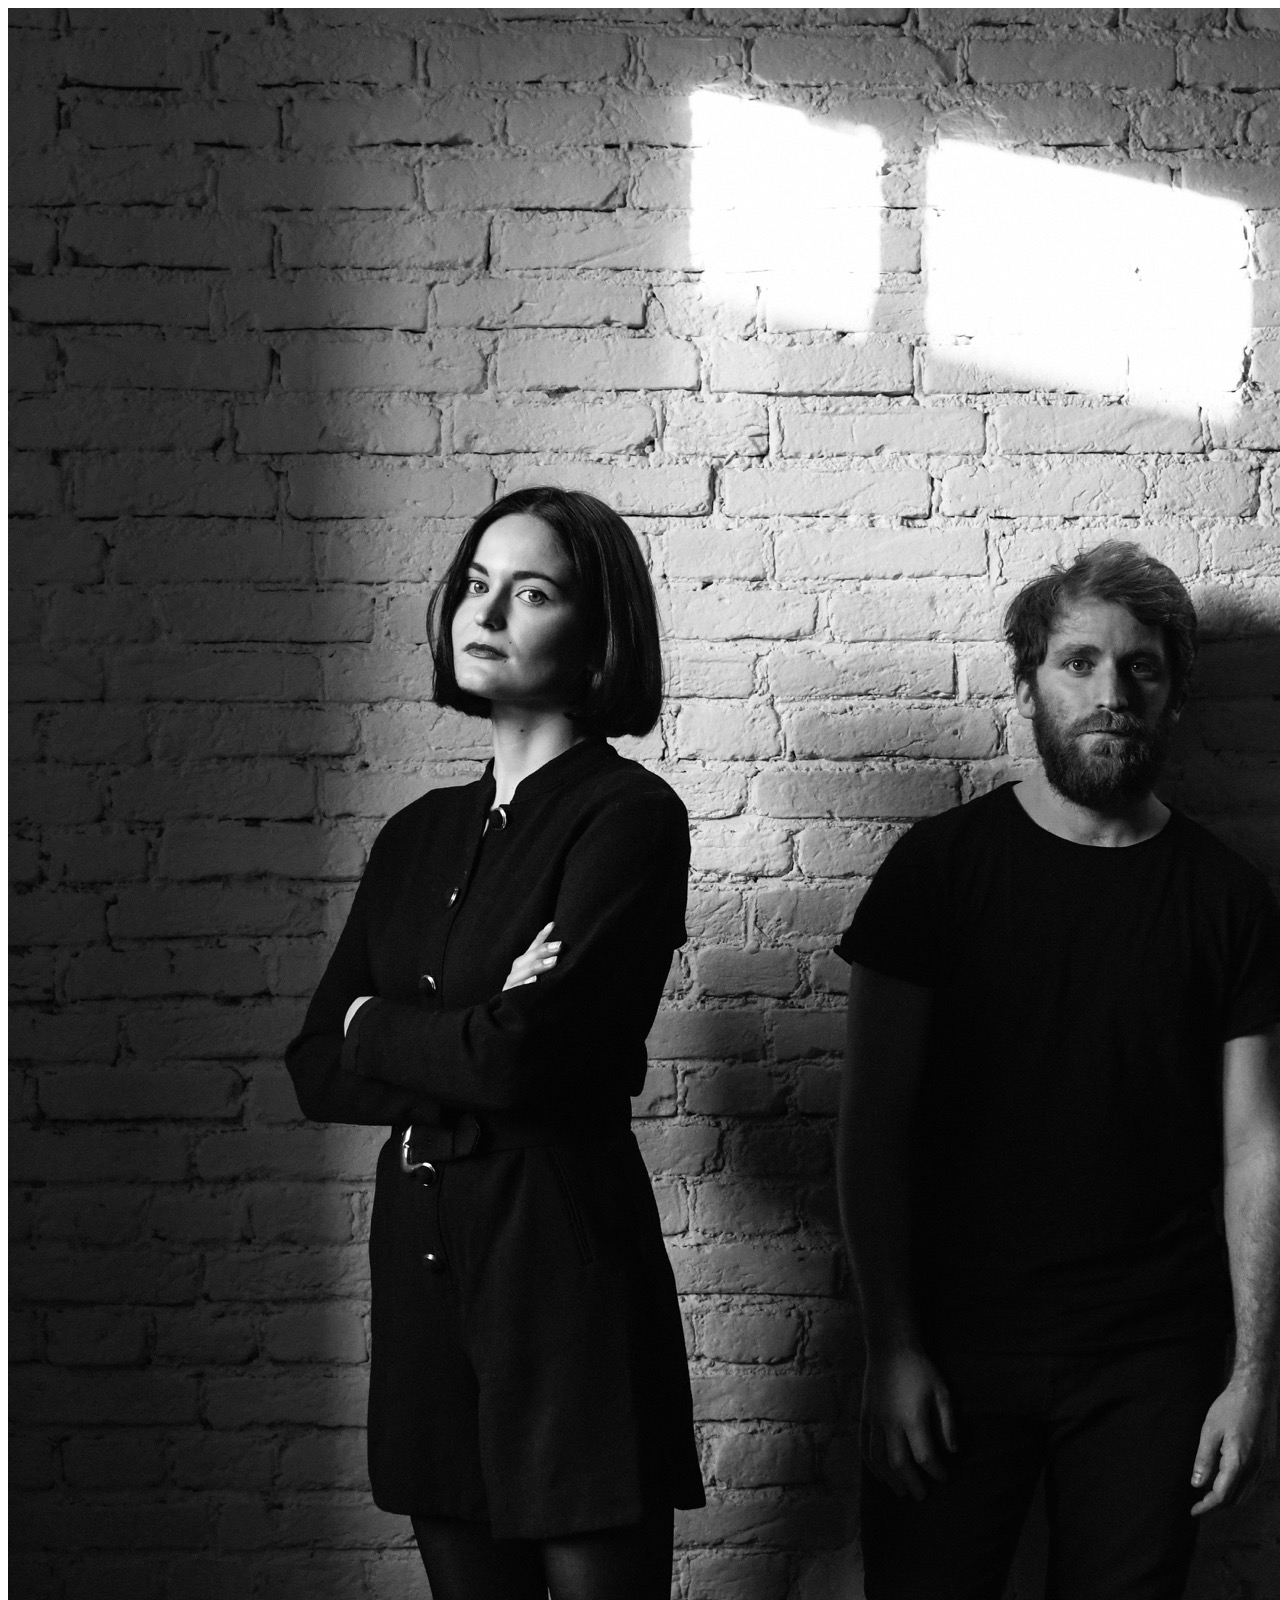
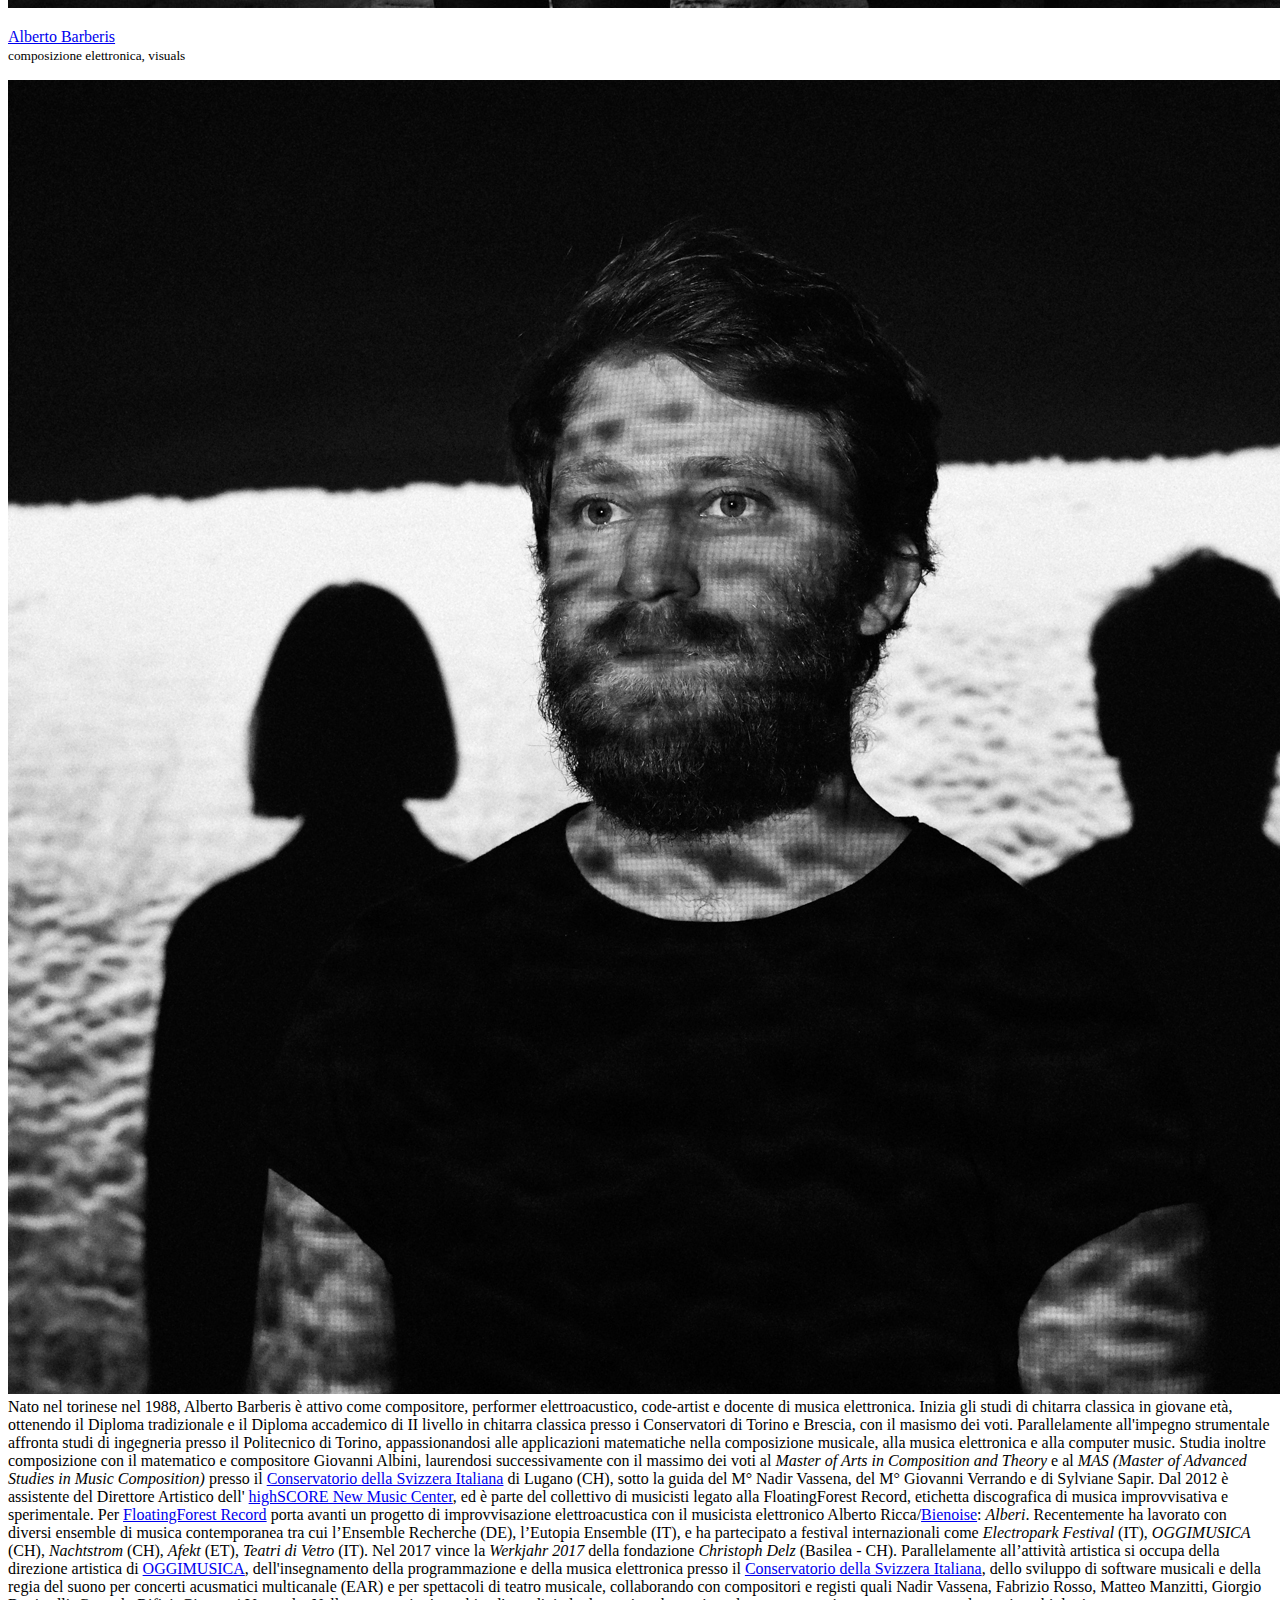
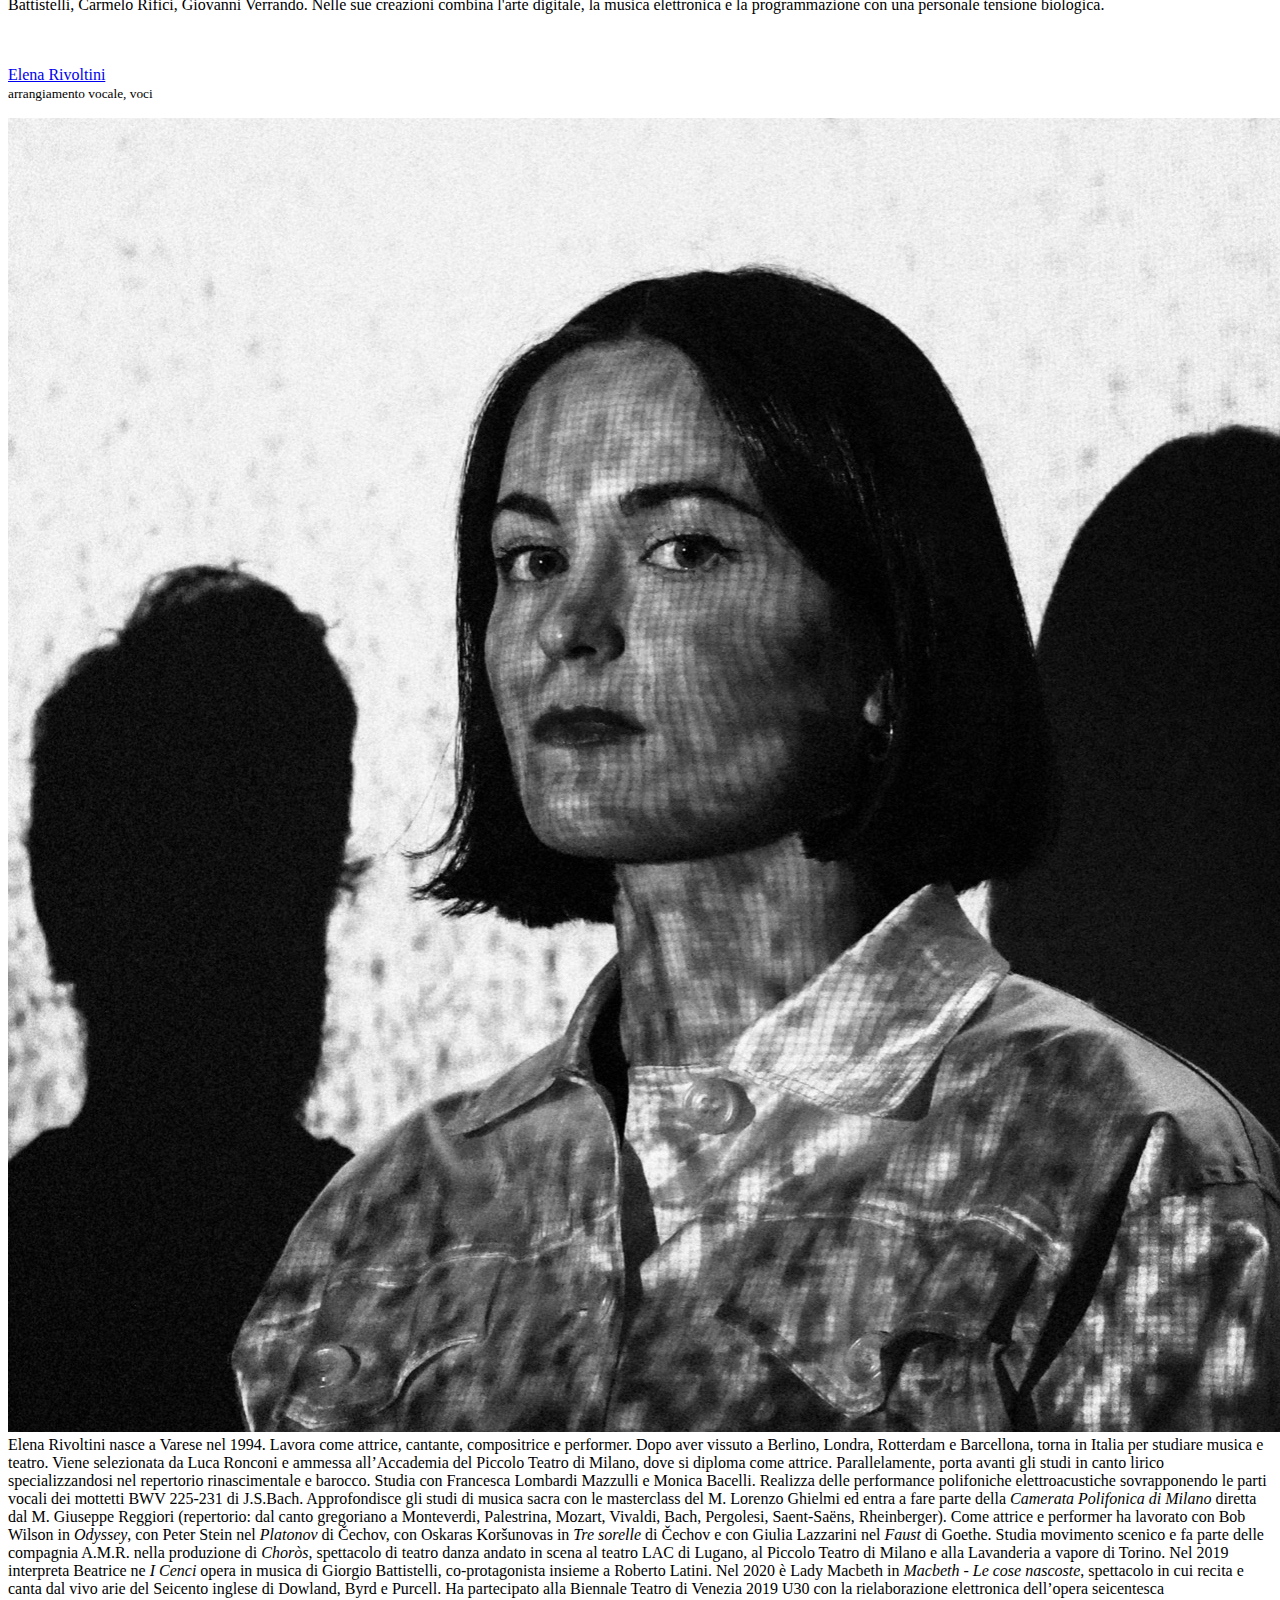
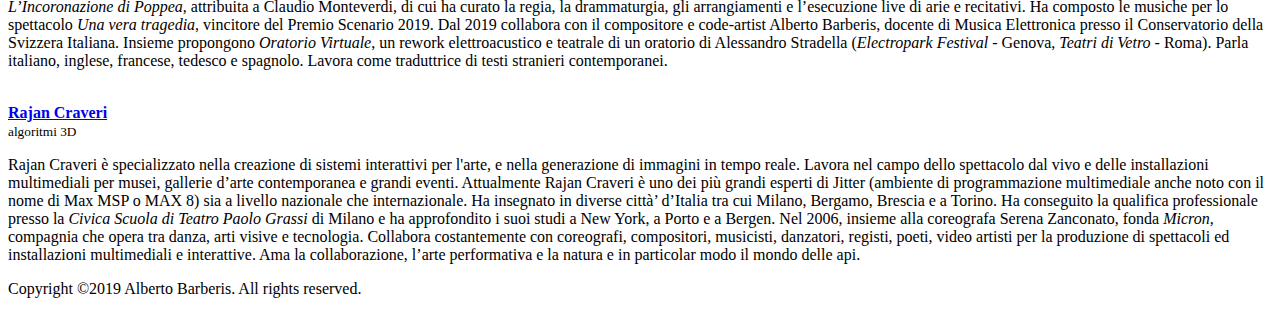
<file: bio.html>
<!DOCTYPE html>
<head>

</head>
<body>
 
 <div class="jumbotron myjumbotron" id="jumbo">
  
               <div class="myimageDiv">
                  <img src="ae.jpg"  class="firstImage nImage">
              </div>
              
    
  <p class="lead ">
    <a href="http://www.albertobarberis.it/" target="_blank">Alberto Barberis</a><br>
    <small> composizione elettronica, visuals</small>
  </p>



            <div class="normal_text">
              
                <div class="myimageDiv">
                    <img src="a.jpg"  class="firstImage nImage">
                </div>

                Nato nel torinese nel 1988, Alberto Barberis è attivo come compositore, performer elettroacustico, code-artist e docente di musica elettronica. 
                Inizia gli studi di chitarra classica in giovane età, ottenendo il Diploma tradizionale e il Diploma accademico di II livello in chitarra classica 
                presso i Conservatori di Torino e Brescia, con il masismo dei voti. Parallelamente all'impegno strumentale affronta studi di ingegneria presso il 
                Politecnico di Torino, appassionandosi alle applicazioni matematiche nella composizione musicale, alla musica elettronica e alla computer music. 
                Studia inoltre composizione con il matematico e compositore Giovanni Albini, laurendosi successivamente con il massimo dei voti al <i>Master 
                of Arts in Composition and Theory</i> e al <i>MAS (Master of Advanced Studies in Music Composition)</i> presso il <a href="https://www.conservatorio.ch/it/scuola-universitaria" target="_blank">Conservatorio della Svizzera Italiana</a>
                di Lugano (CH), sotto la guida del M° Nadir Vassena, del M° Giovanni Verrando e di Sylviane Sapir. 

                Dal 2012 è assistente del Direttore Artistico dell' <a href="http://www.highscorefestival.com/" target="_blank">highSCORE New Music Center</a>, 
                ed è parte del collettivo di musicisti legato alla FloatingForest Record, 
                etichetta discografica di musica improvvisativa e sperimentale. 
                Per <a href="http://www.floatingforestrec.com" target="_blank"> FloatingForest Record</a> porta avanti un progetto di improvvisazione elettroacustica con il musicista elettronico Alberto Ricca/<a href="www.bienoise.com" target="_blank">Bienoise</a>: <i>Alberi</i>. 
                Recentemente ha lavorato con diversi ensemble di musica contemporanea tra cui l’Ensemble Recherche (DE), l’Eutopia Ensemble (IT), 
                e ha partecipato a festival internazionali come <i>Electropark Festival</i> (IT), <i>OGGIMUSICA</i> (CH), <i>Nachtstrom</i> (CH), <i>Afekt</i> (ET), <i>Teatri di Vetro</i> (IT). Nel 2017 vince la <i>Werkjahr 2017</i> della fondazione <i>Christoph Delz</i> (Basilea - CH).  
                Parallelamente all’attività artistica si occupa della direzione artistica di <a href="http://www.oggimusica.ch/" target="_blank">OGGIMUSICA</a>, dell'insegnamento della programmazione e della musica elettronica 
                presso il <a href="https://www.conservatorio.ch/it/scuola-universitaria" target="_blank">Conservatorio della Svizzera Italiana</a>, dello sviluppo di software musicali e della regia del suono per concerti acusmatici multicanale (EAR) 
                e per spettacoli di teatro musicale, collaborando con compositori e registi quali Nadir Vassena, Fabrizio Rosso, Matteo Manzitti, Giorgio Battistelli, Carmelo Rifici, Giovanni Verrando.  

                Nelle sue creazioni combina l'arte digitale, la musica elettronica e la programmazione con una personale tensione biologica. 
                <br><br><br>

                <p class="lead ">
                  <a href="http://www.albertobarberis.it/" target="_blank">Elena Rivoltini</a><br>
                  <small> arrangiamento vocale, voci</small>
                  
                  <br>
                </p>

                <div class="myimageDiv">
                  <img src="e.jpg"  class="firstImage nImage">
              </div>
              
                Elena Rivoltini nasce a Varese nel 1994. 
                Lavora come attrice, cantante, compositrice e performer. 
                Dopo aver vissuto a Berlino, Londra, Rotterdam e Barcellona, torna in Italia per studiare musica e teatro. 
                Viene selezionata da Luca Ronconi e ammessa all’Accademia del Piccolo Teatro di Milano, dove si diploma come attrice. 
                Parallelamente, porta avanti gli studi in canto lirico specializzandosi nel repertorio rinascimentale e barocco. 
                Studia con Francesca Lombardi Mazzulli e Monica Bacelli. 
                Realizza delle performance polifoniche elettroacustiche sovrapponendo le parti vocali dei mottetti BWV 225-231 di J.S.Bach. 

                Approfondisce gli studi di musica sacra con le masterclass del M. 
                Lorenzo Ghielmi ed entra a fare parte della <i>Camerata Polifonica di Milano</i> diretta dal M. 
                Giuseppe Reggiori (repertorio: dal canto gregoriano a Monteverdi, Palestrina, Mozart, Vivaldi, Bach, Pergolesi, Saent-Saëns, Rheinberger). 
                
                Come attrice e performer ha lavorato con Bob Wilson in <i>Odyssey</i>, con Peter Stein nel <i>Platonov</i> di Čechov, 
                con Oskaras Koršunovas in <i>Tre sorelle</i> di Čechov e con Giulia Lazzarini nel <i>Faust</i> di Goethe. 
                Studia movimento scenico e fa parte delle compagnia A.M.R. nella produzione di <i>Choròs</i>, 
                spettacolo di teatro danza andato in scena al teatro LAC di Lugano, al Piccolo Teatro di Milano e alla Lavanderia a vapore di Torino. 
                
                Nel 2019 interpreta Beatrice ne <i>I Cenci</i> opera in musica di Giorgio Battistelli, 
                co-protagonista insieme a Roberto Latini. Nel 2020 è Lady Macbeth in <i>Macbeth - Le cose nascoste</i>, 
                spettacolo in cui recita e canta dal vivo arie del Seicento inglese di Dowland, Byrd e Purcell. 
                
                Ha partecipato alla Biennale Teatro di Venezia 2019 U30 con la rielaborazione elettronica dell’opera 
                seicentesca <i>L’Incoronazione di Poppea</i>, attribuita a Claudio Monteverdi, di cui ha curato la regia, 
                la drammaturgia, gli arrangiamenti e l’esecuzione live di arie e recitativi.
                
                Ha composto le musiche per lo spettacolo <i>Una vera tragedia</i>, vincitore del Premio Scenario 2019. 
                Dal 2019 collabora con il compositore e code-artist Alberto Barberis, docente di Musica Elettronica presso 
                il Conservatorio della Svizzera Italiana. Insieme propongono <i>Oratorio Virtuale</i>, 
                un rework elettroacustico e teatrale di un oratorio di Alessandro Stradella (<i>Electropark Festival</i> - Genova, 
              <i>Teatri di Vetro</i> - Roma). Parla italiano, inglese, francese, tedesco e spagnolo. Lavora come traduttrice di testi stranieri contemporanei.
              
              


                <br> <br><p class="lead ">
                    <a href="http://www.spaziomicron.it/" target="_blank"><b>Rajan Craveri</b></a><br>
                    <small> algoritmi 3D</small>
                  </p>
                
                
                
                Rajan Craveri è specializzato nella creazione di sistemi interattivi per l'arte, e nella generazione di immagini in tempo reale.

                Lavora nel campo dello spettacolo dal vivo e delle installazioni multimediali per musei, gallerie d’arte contemporanea e grandi eventi.
                
                Attualmente Rajan Craveri è uno dei più grandi esperti di Jitter (ambiente di programmazione multimediale anche noto con il nome di Max MSP o MAX 8) sia a livello nazionale che internazionale.
                
                Ha insegnato in diverse città’ d’Italia tra cui Milano, Bergamo, Brescia e a Torino.
                
                Ha conseguito la qualifica professionale presso la <i>Civica Scuola di Teatro Paolo Grassi</i> di Milano e ha approfondito i suoi studi a New York, a Porto e a Bergen.
                
                Nel 2006, insieme alla coreografa Serena Zanconato,  fonda <i>Micron</i>, compagnia che opera tra danza, arti visive e tecnologia.
                
                Collabora costantemente con coreografi, compositori, musicisti, danzatori, registi, poeti, video artisti per la produzione di spettacoli ed installazioni multimediali e interattive.
                
                Ama la collaborazione, l’arte performativa e la natura e in particolar modo il mondo delle api.
                
                
                

            </div>


         

            <p class="lead copyright myline">Copyright ©2019 Alberto Barberis. All rights reserved.</p>
           
          </div>

        </body>
</file>
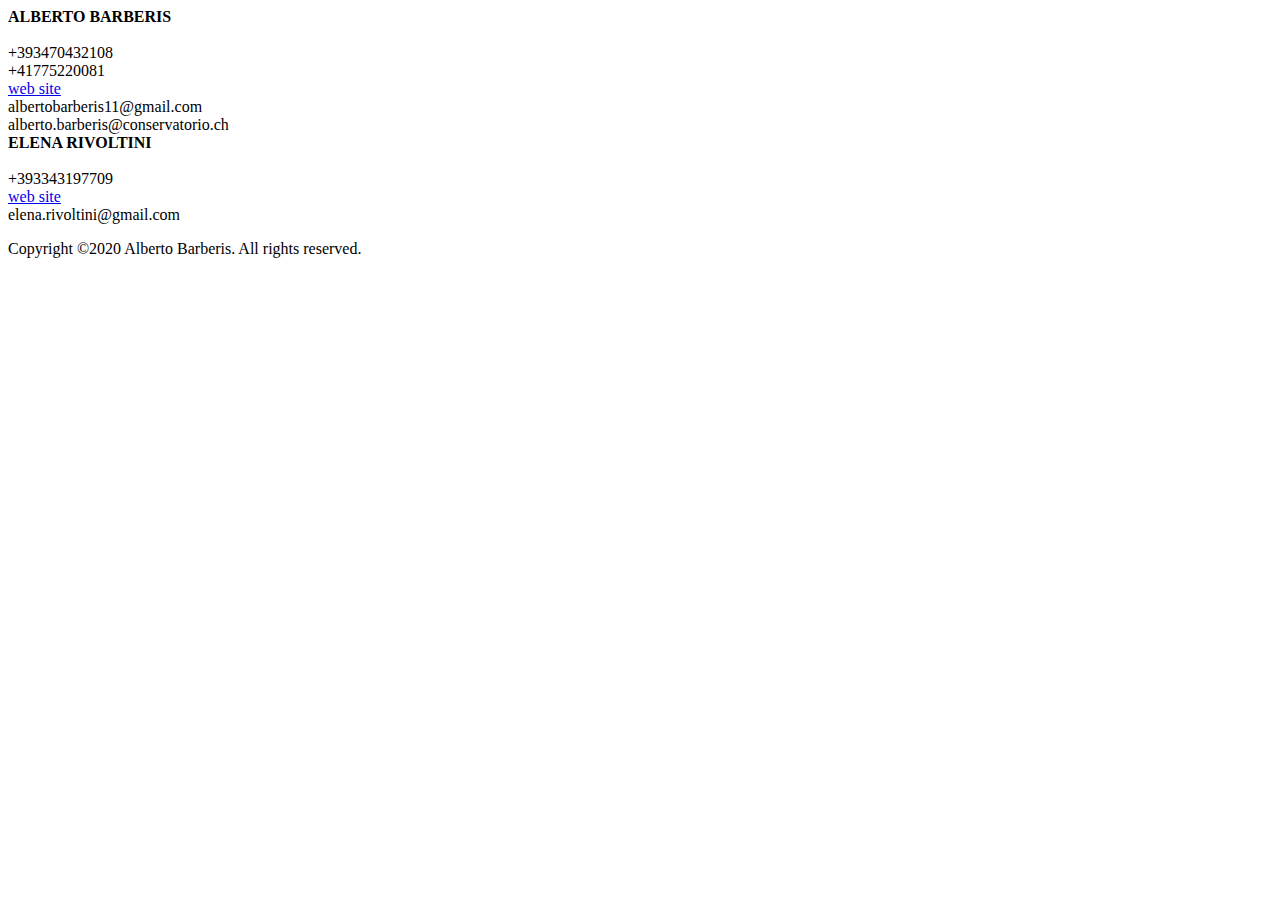
<file: contact.html>
<!DOCTYPE html>
<head>

</head>
<body>
 
 <div class="jumbotron myjumbotron" id="jumbo">
    
  <div class="normal_text">
  <b>ALBERTO BARBERIS</b><br><br>

  +393470432108<br>
  +41775220081<br>
  
  <a href="http://www.albertobarberis.it/" target="_blank">web site</a><br>
  
  albertobarberis11@gmail.com<br>
  alberto.barberis@conservatorio.ch
  <br>
  </div>
  <div class="normal_text">
  <b>ELENA RIVOLTINI</b><br><br>
  
+393343197709<br>
  
  <a href="http://www.officineartistiche.com/artisti/elenarivoltini/" target="_blank">web site</a><br>
  
  elena.rivoltini@gmail.com<br>

</div>

  
<p class="lead copyright myline">Copyright ©2020 Alberto Barberis. All rights reserved.</p>


           
          </div>

        </body>
</file>
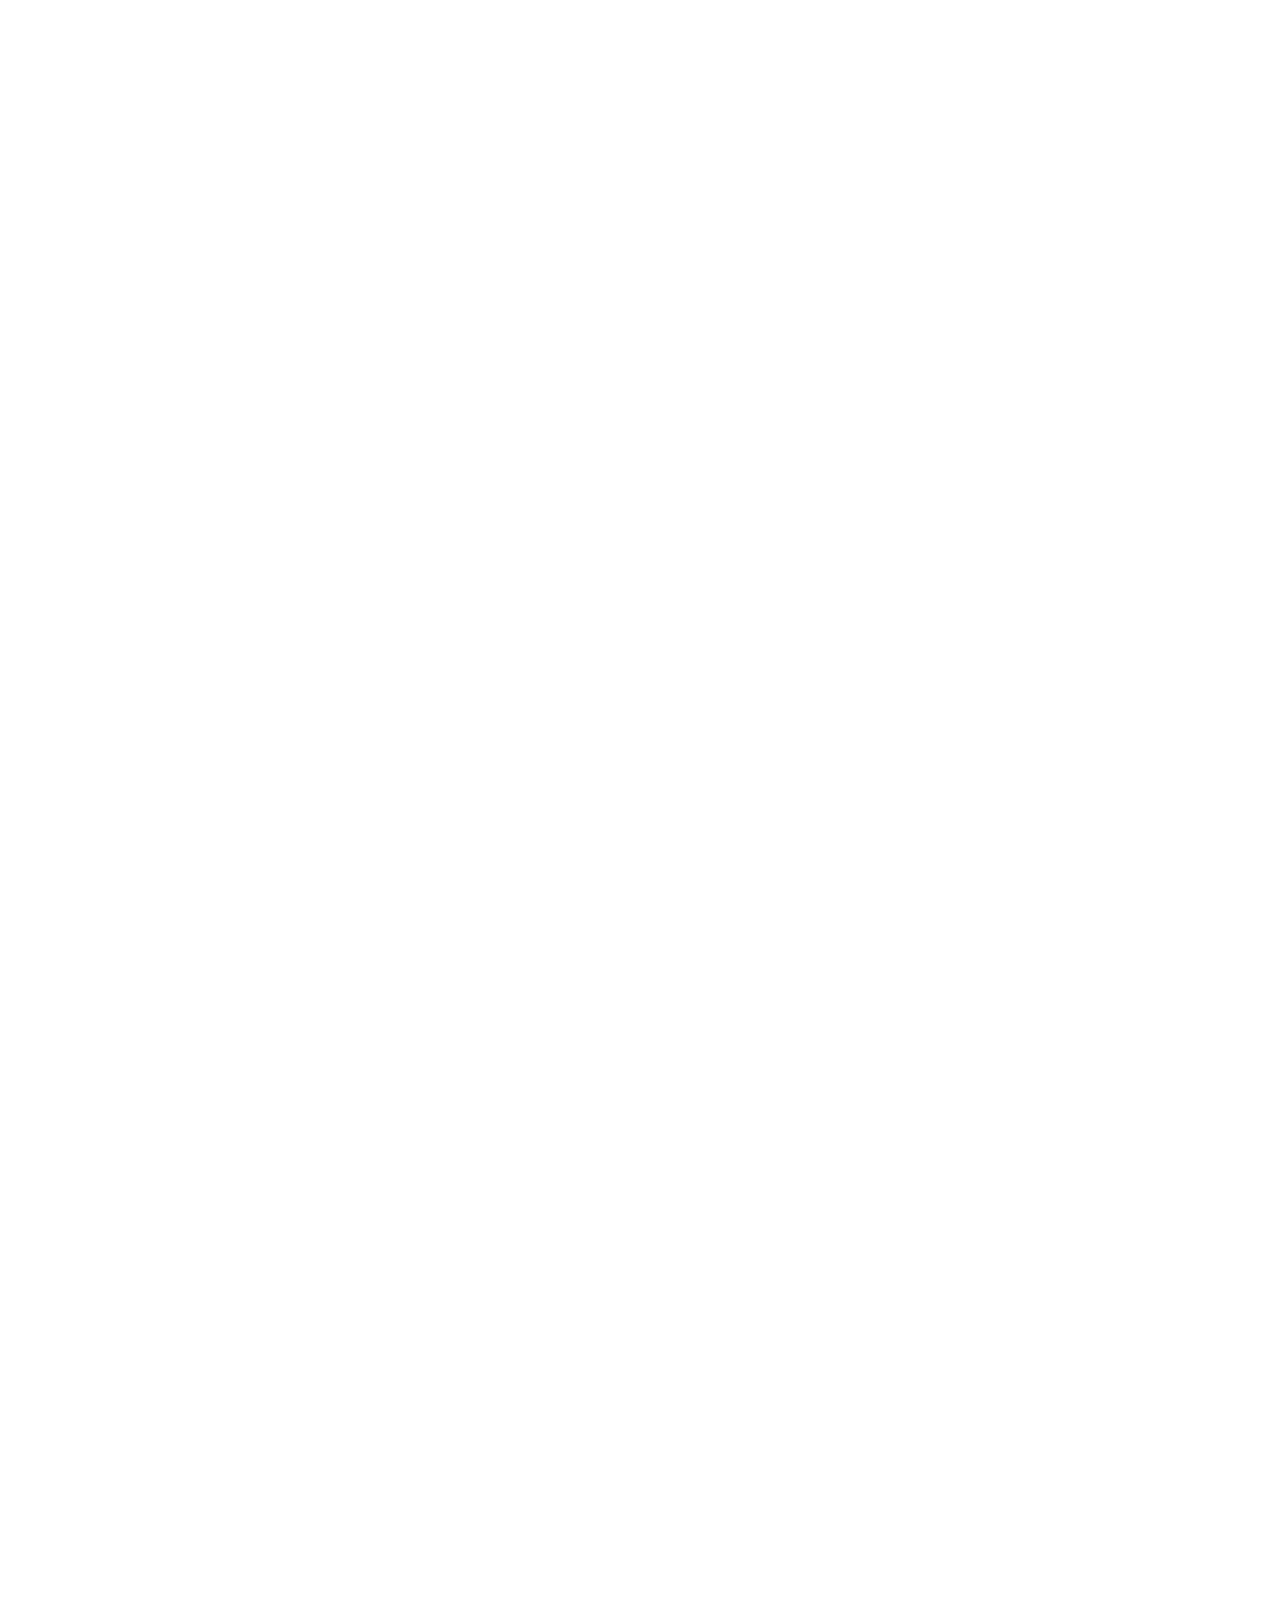
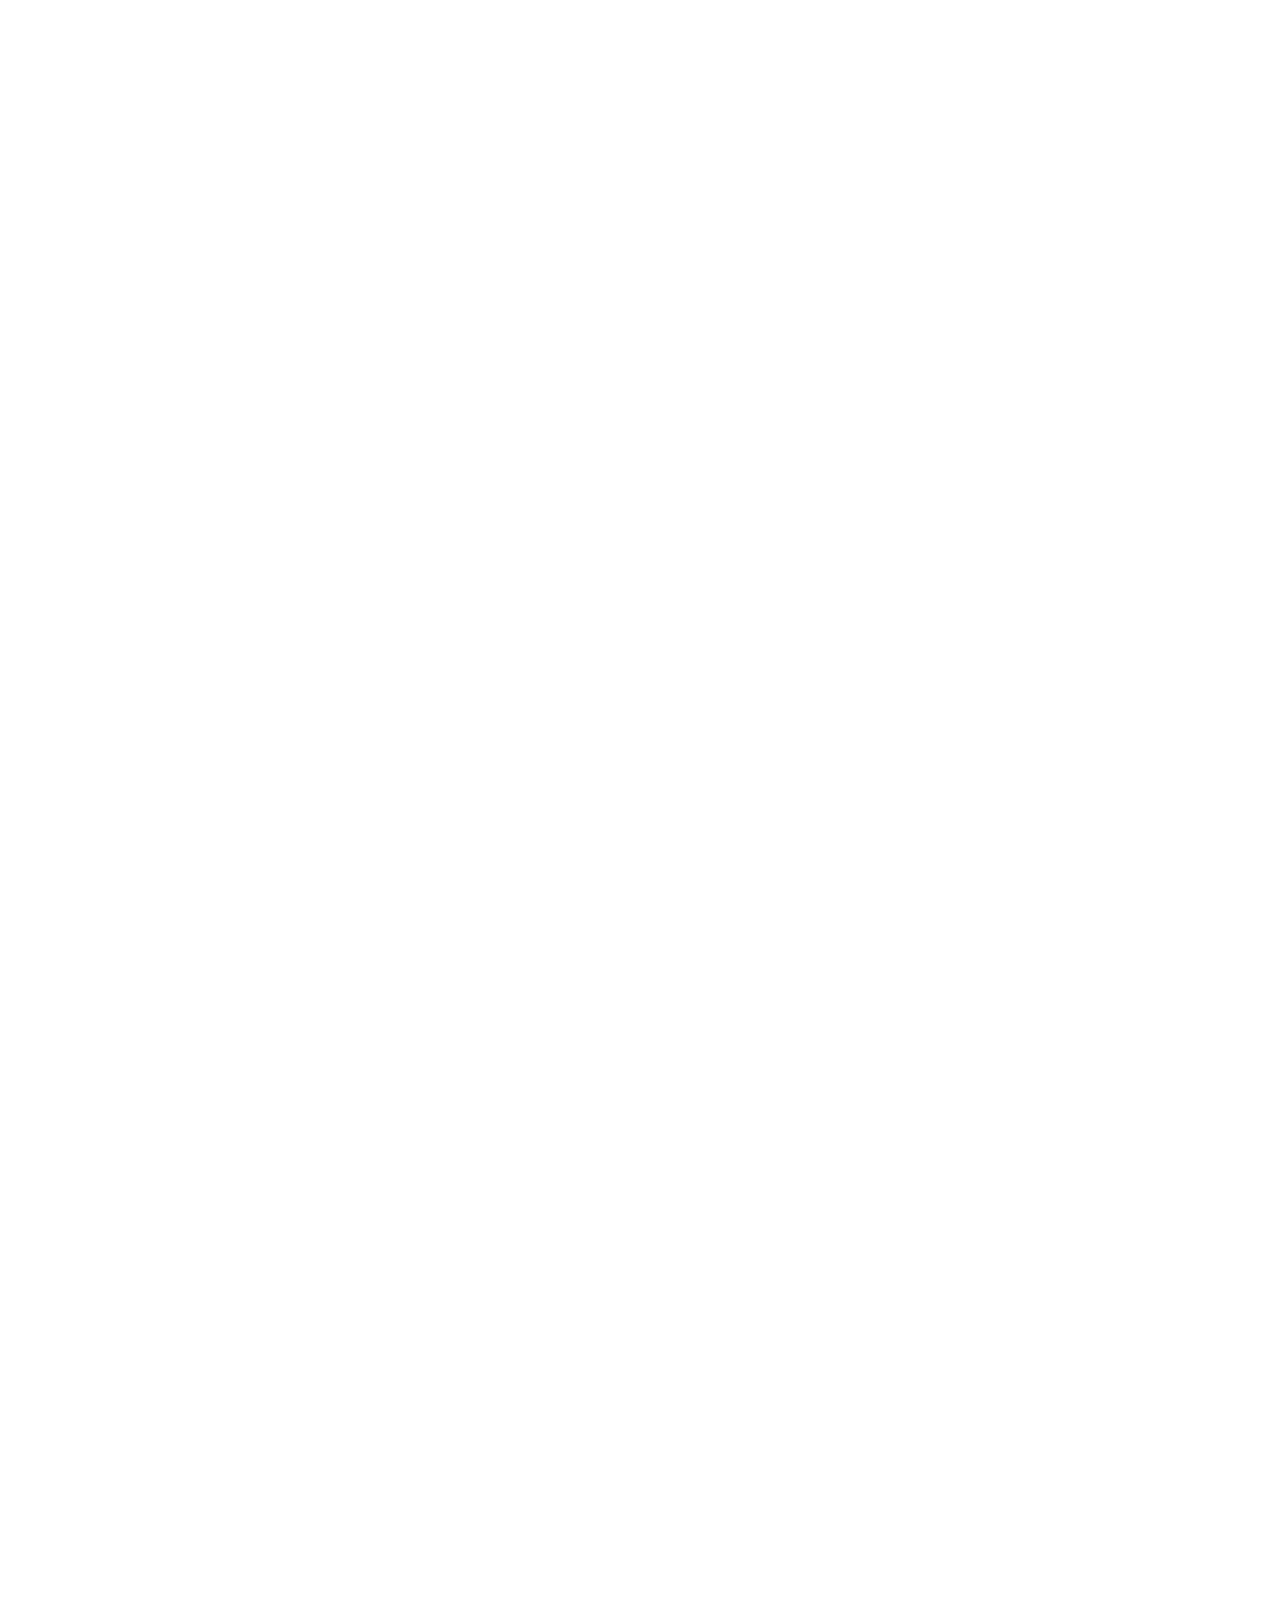
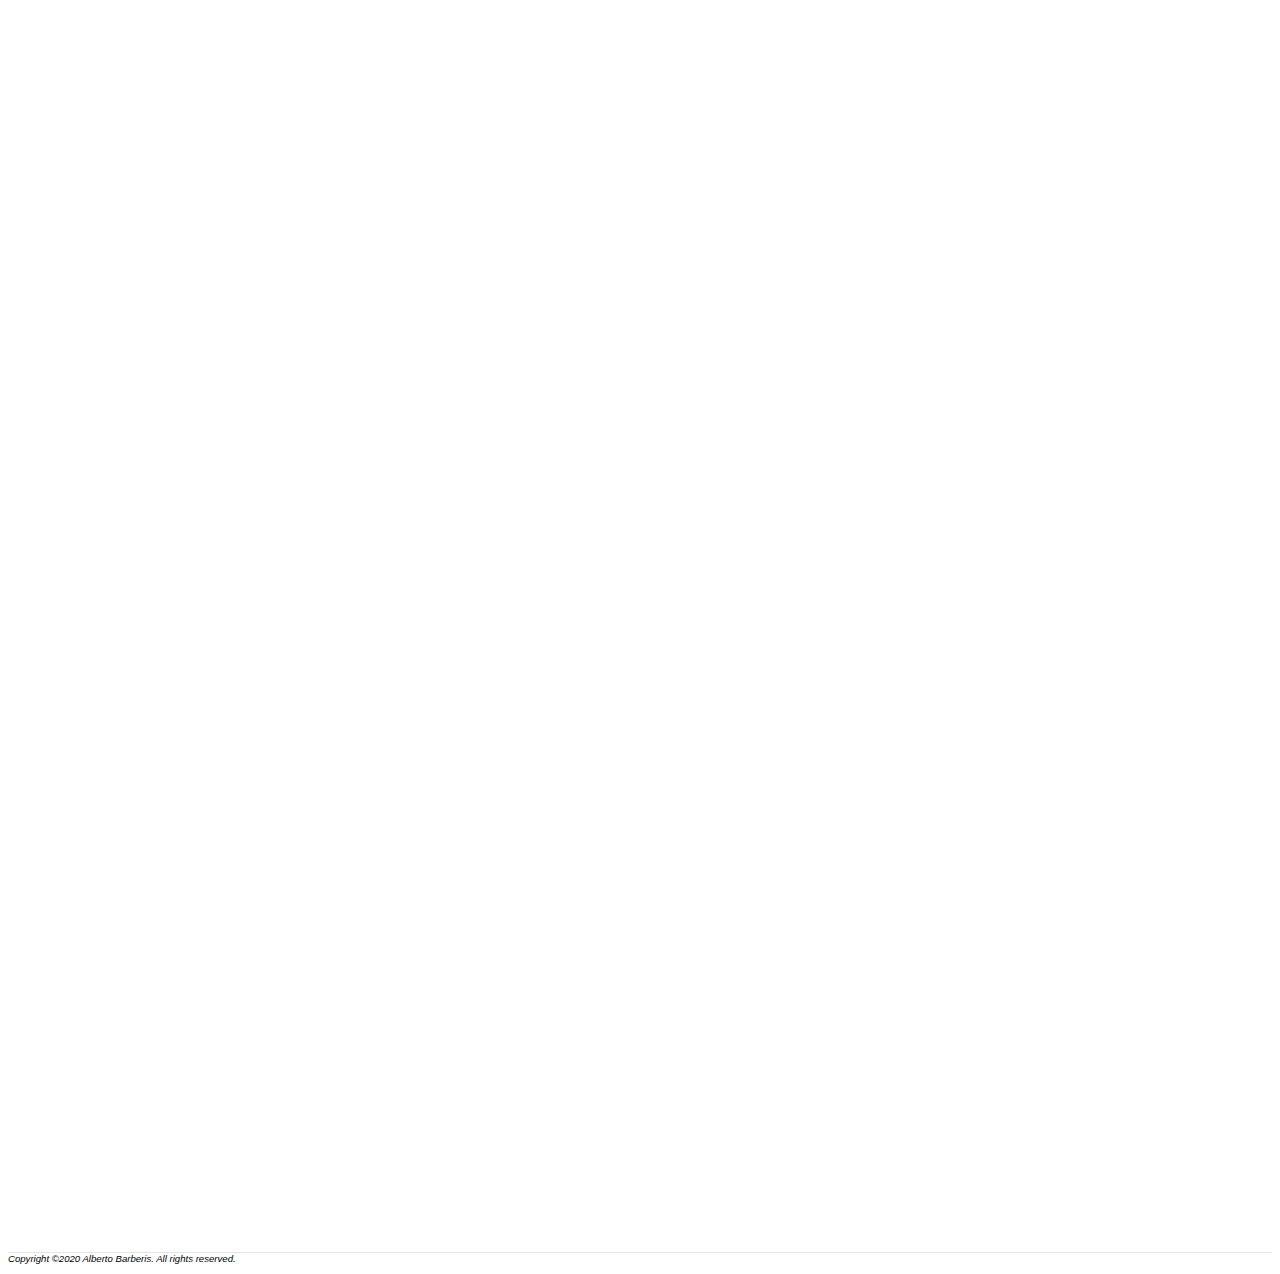
<file: excerpts.html>
<!DOCTYPE html>
<html lang="en">
<head>
    <meta charset="utf-8">
    <meta name="viewport" content="width=device-width, initial-scale=1">
   
    <script src="https://ajax.googleapis.com/ajax/libs/jquery/3.3.1/jquery.min.js"></script>
   
    <link rel="stylesheet" href="oratorio.css">

</head>

<body>
 
  <div class="jumbotron myjumbotron" id="jumbo">


             <div class="iframe-container">
                <iframe width="560" height="315" src="https://www.youtube.com/embed/RHH3hLbHOLM" frameborder="0" allow="accelerometer; autoplay; encrypted-media; gyroscope; picture-in-picture" allowfullscreen></iframe>
            </div>

            <div class="iframe-container">
                <iframe width="560" height="315" src="https://www.youtube.com/embed/iefQJ8KguQU" frameborder="0" allow="accelerometer; autoplay; encrypted-media; gyroscope; picture-in-picture" allowfullscreen></iframe>                 
            </div>

            <div class="iframe-container">
                <iframe width="560" height="315" src="https://www.youtube.com/embed/mT-rR4VcJ4s" frameborder="0" allow="accelerometer; autoplay; encrypted-media; gyroscope; picture-in-picture" allowfullscreen></iframe>            
            </div>

            <div class="iframe-container">
                    <iframe width="560" height="315" src="https://www.youtube.com/embed/NVVd3iGX3FU" frameborder="0" allow="accelerometer; autoplay; encrypted-media; gyroscope; picture-in-picture" allowfullscreen></iframe>           
            </div>

            <div class="iframe-container">
                    <iframe width="560" height="315" src="https://www.youtube.com/embed/8_nID4Gizgs" frameborder="0" allow="accelerometer; autoplay; encrypted-media; gyroscope; picture-in-picture" allowfullscreen></iframe>            </div>

            <div class="iframe-container">
                    <iframe width="560" height="315" src="https://www.youtube.com/embed/X_DKJ53r3a0" frameborder="0" allow="accelerometer; autoplay; encrypted-media; gyroscope; picture-in-picture" allowfullscreen></iframe>            
            </div>
            <br>


            <p class="lead copyright myline">Copyright ©2020 Alberto Barberis. All rights reserved.</p>
</div>
         </body>


        
        </html>
</file>
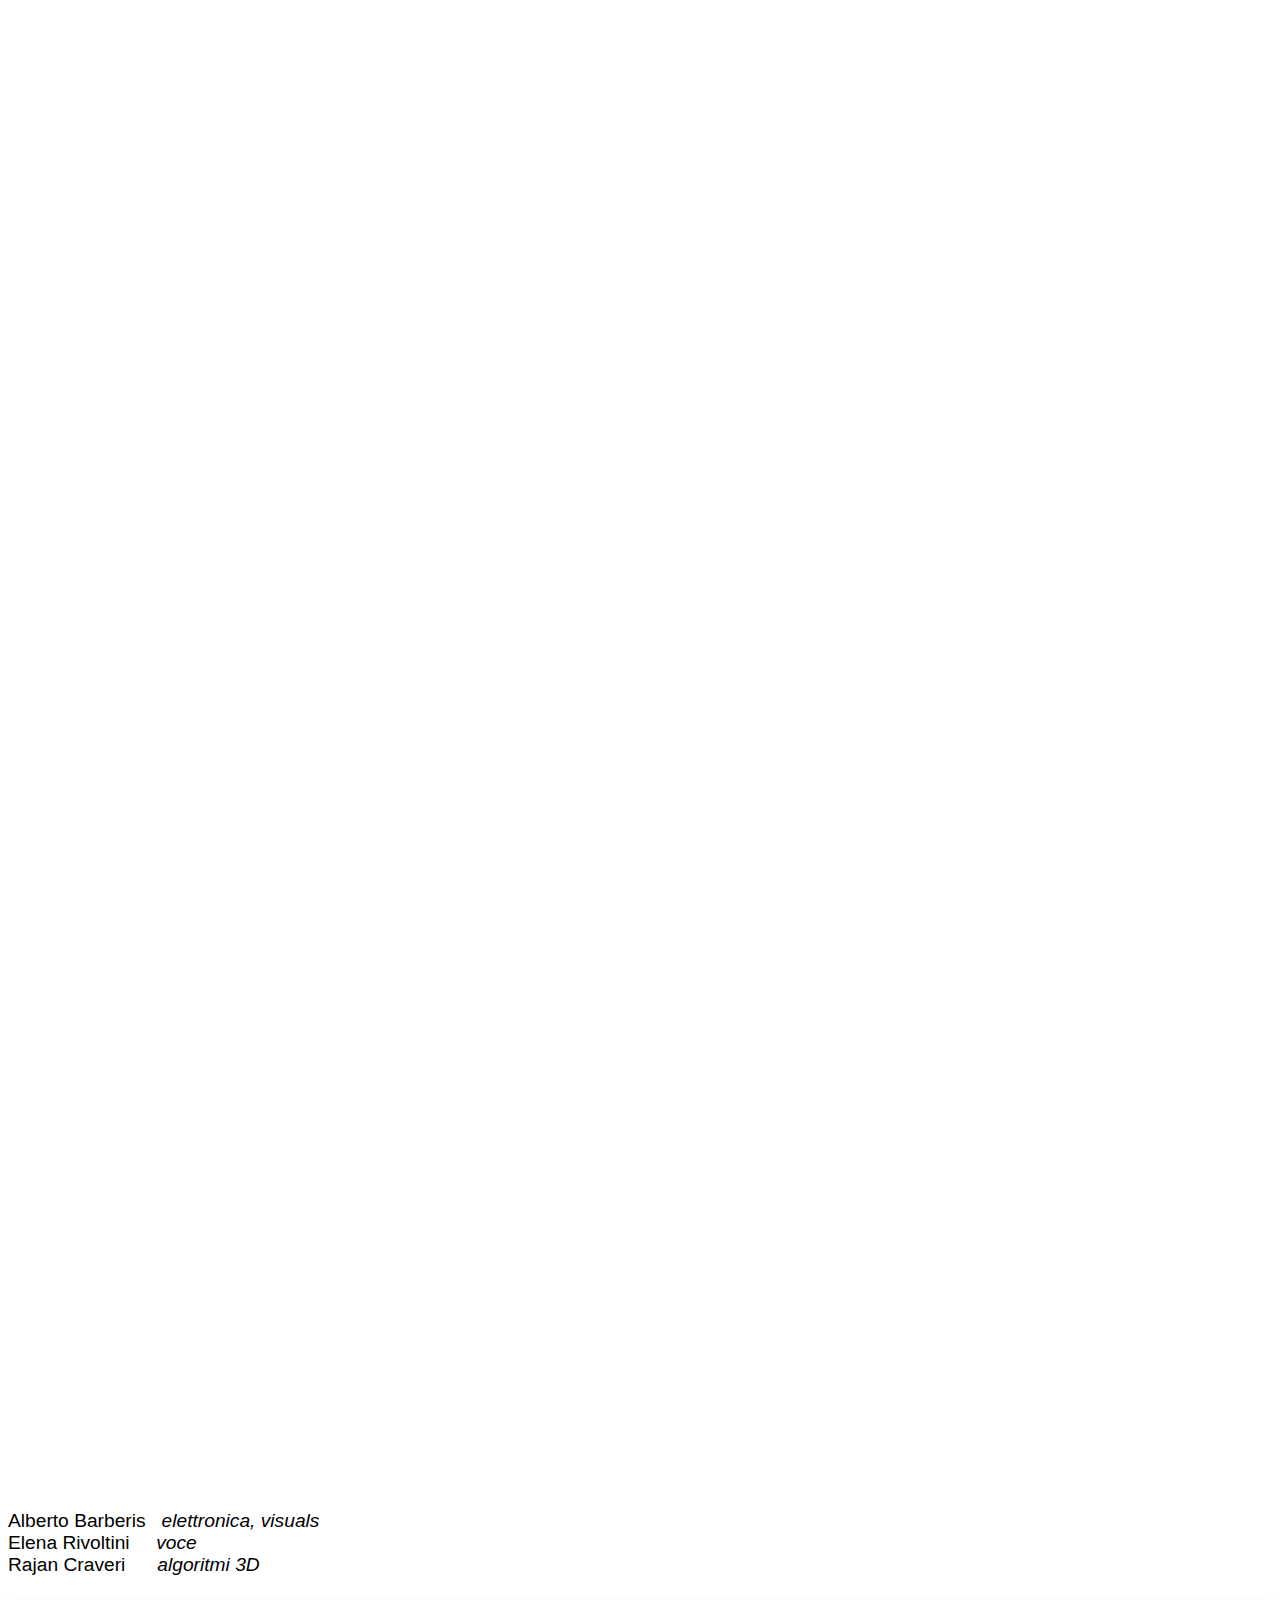
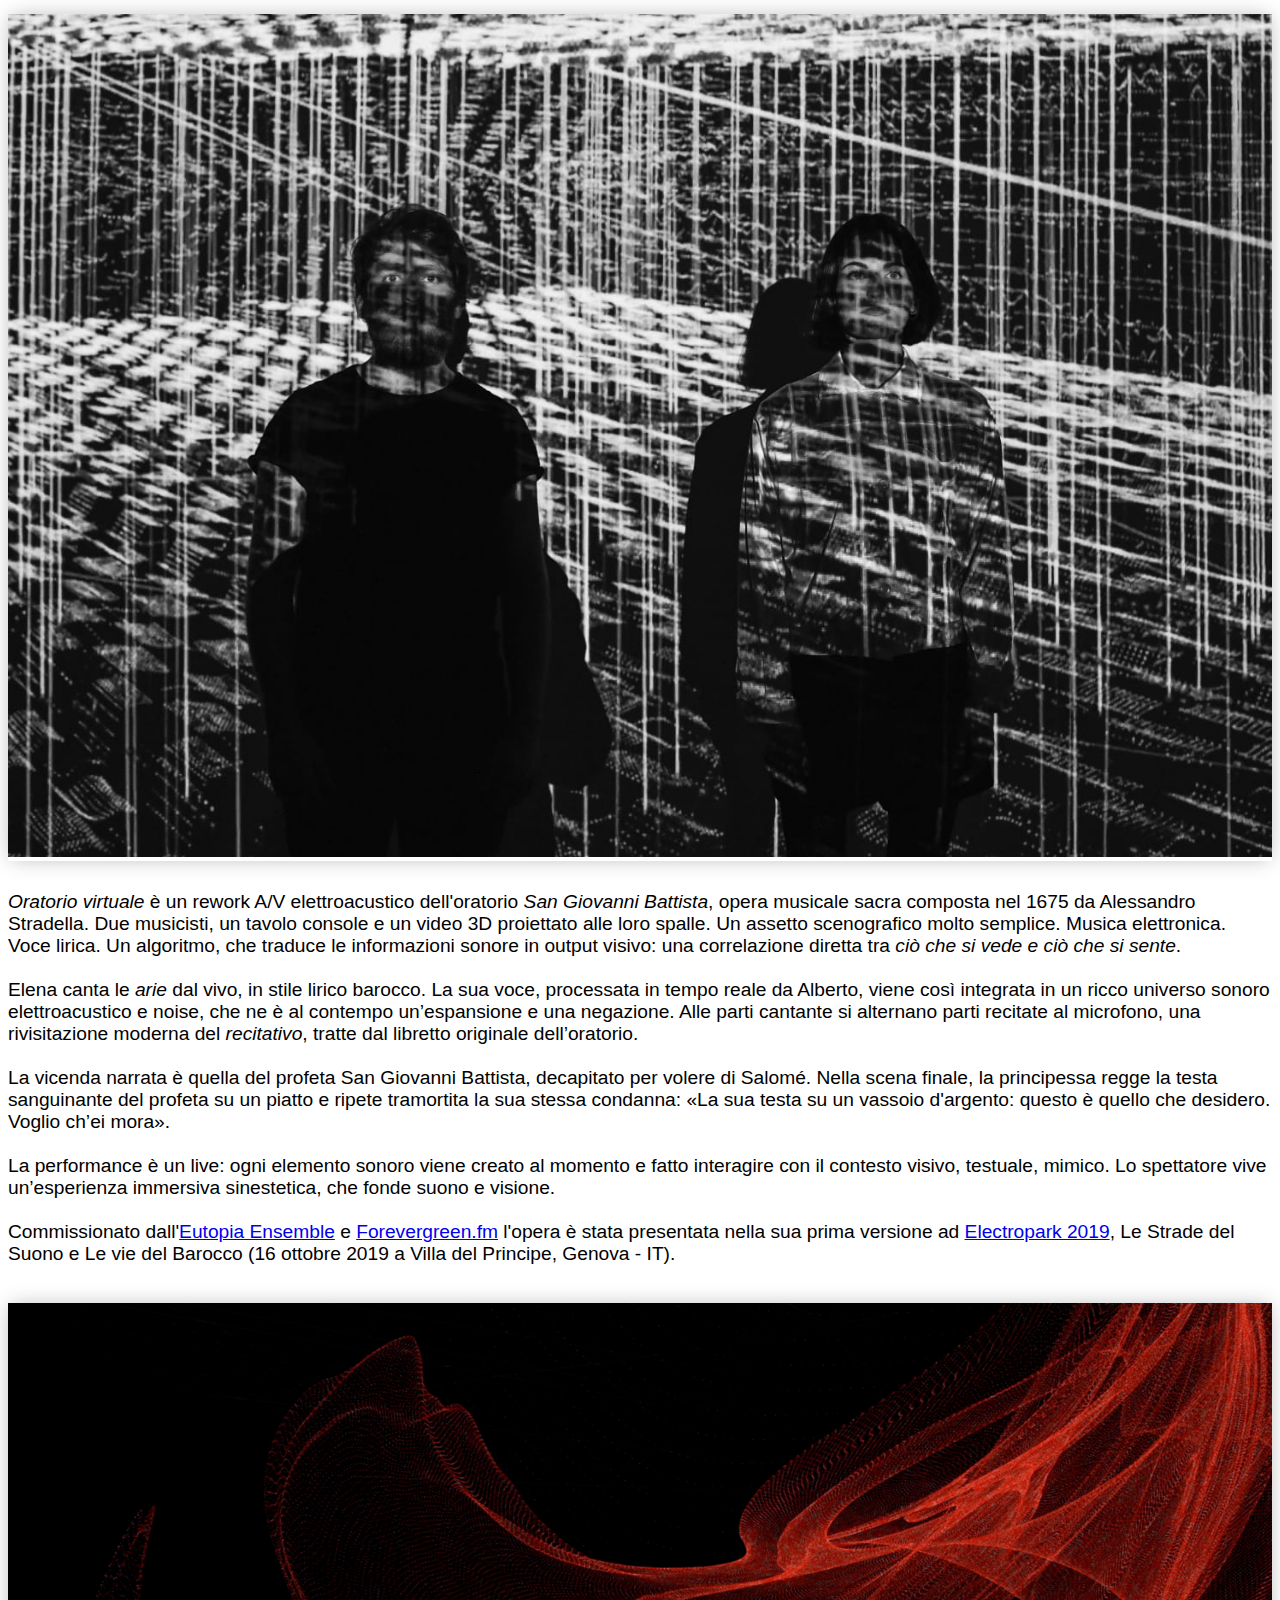
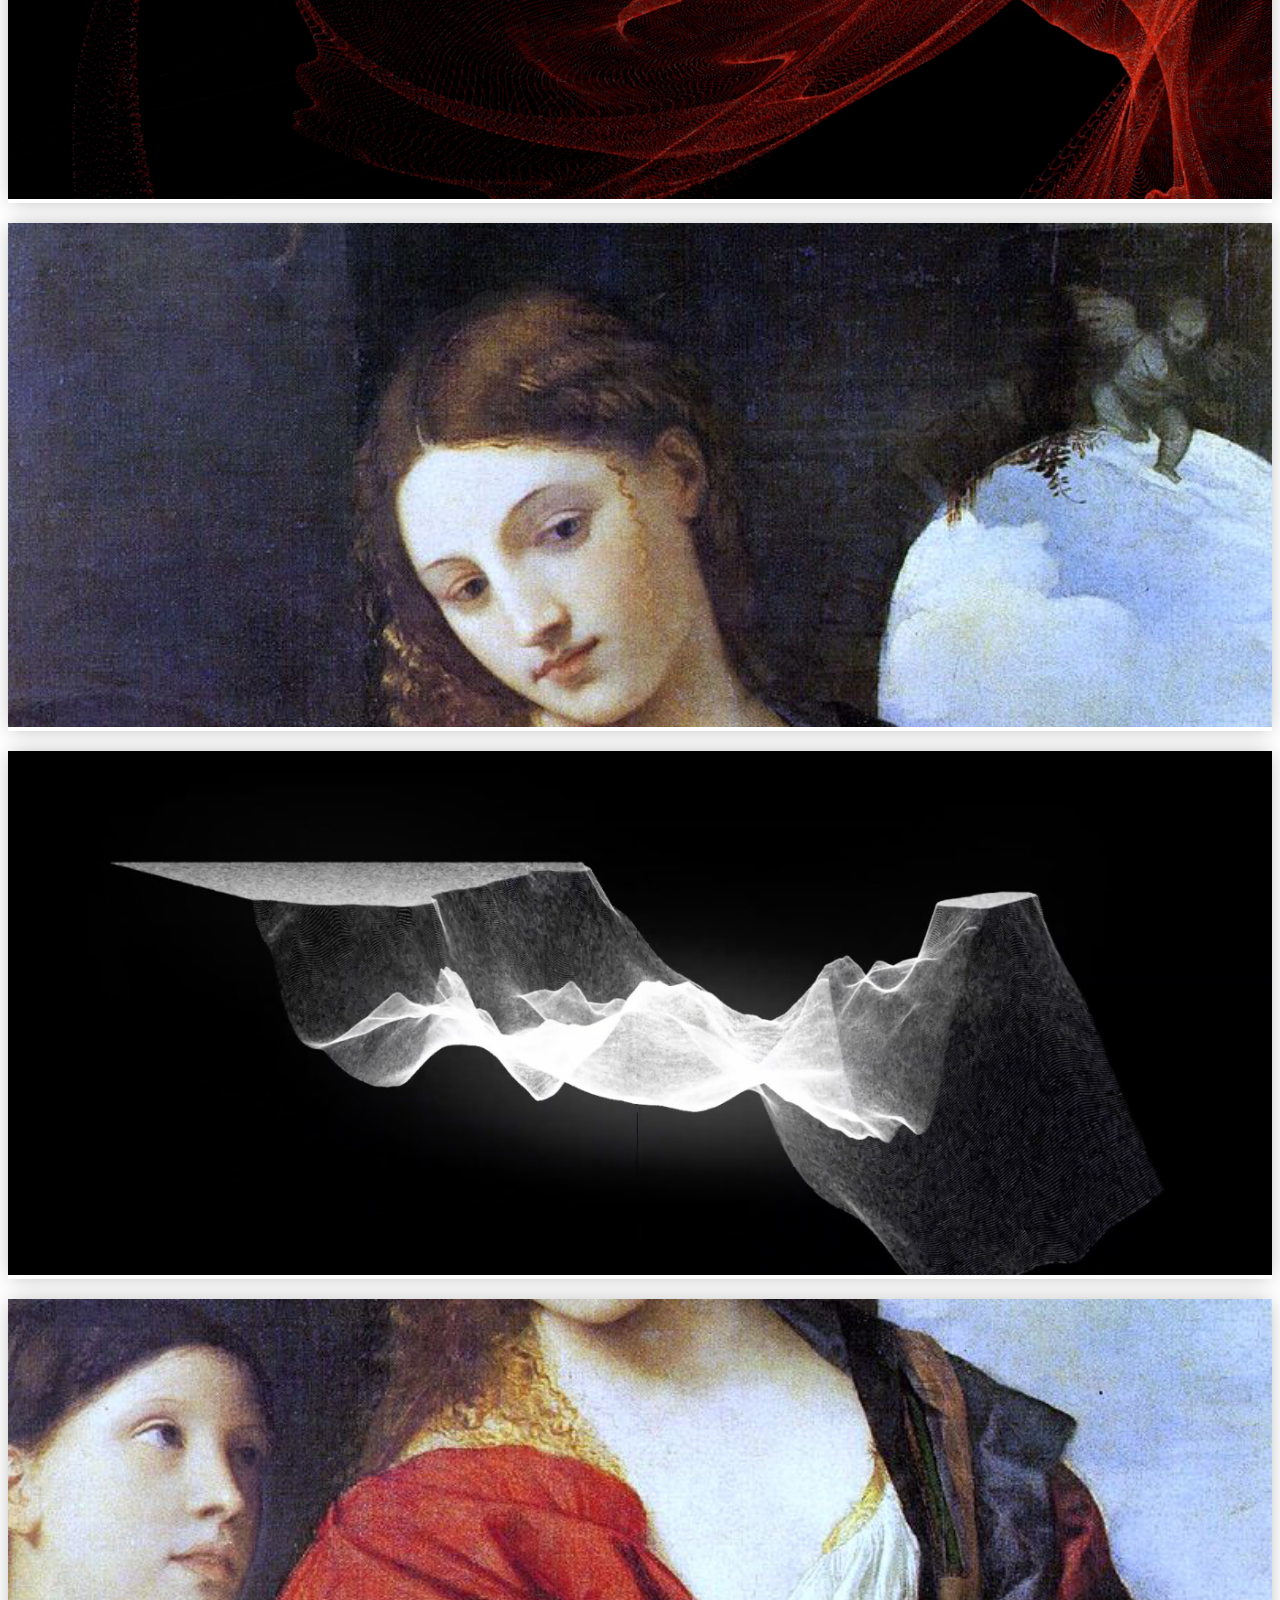
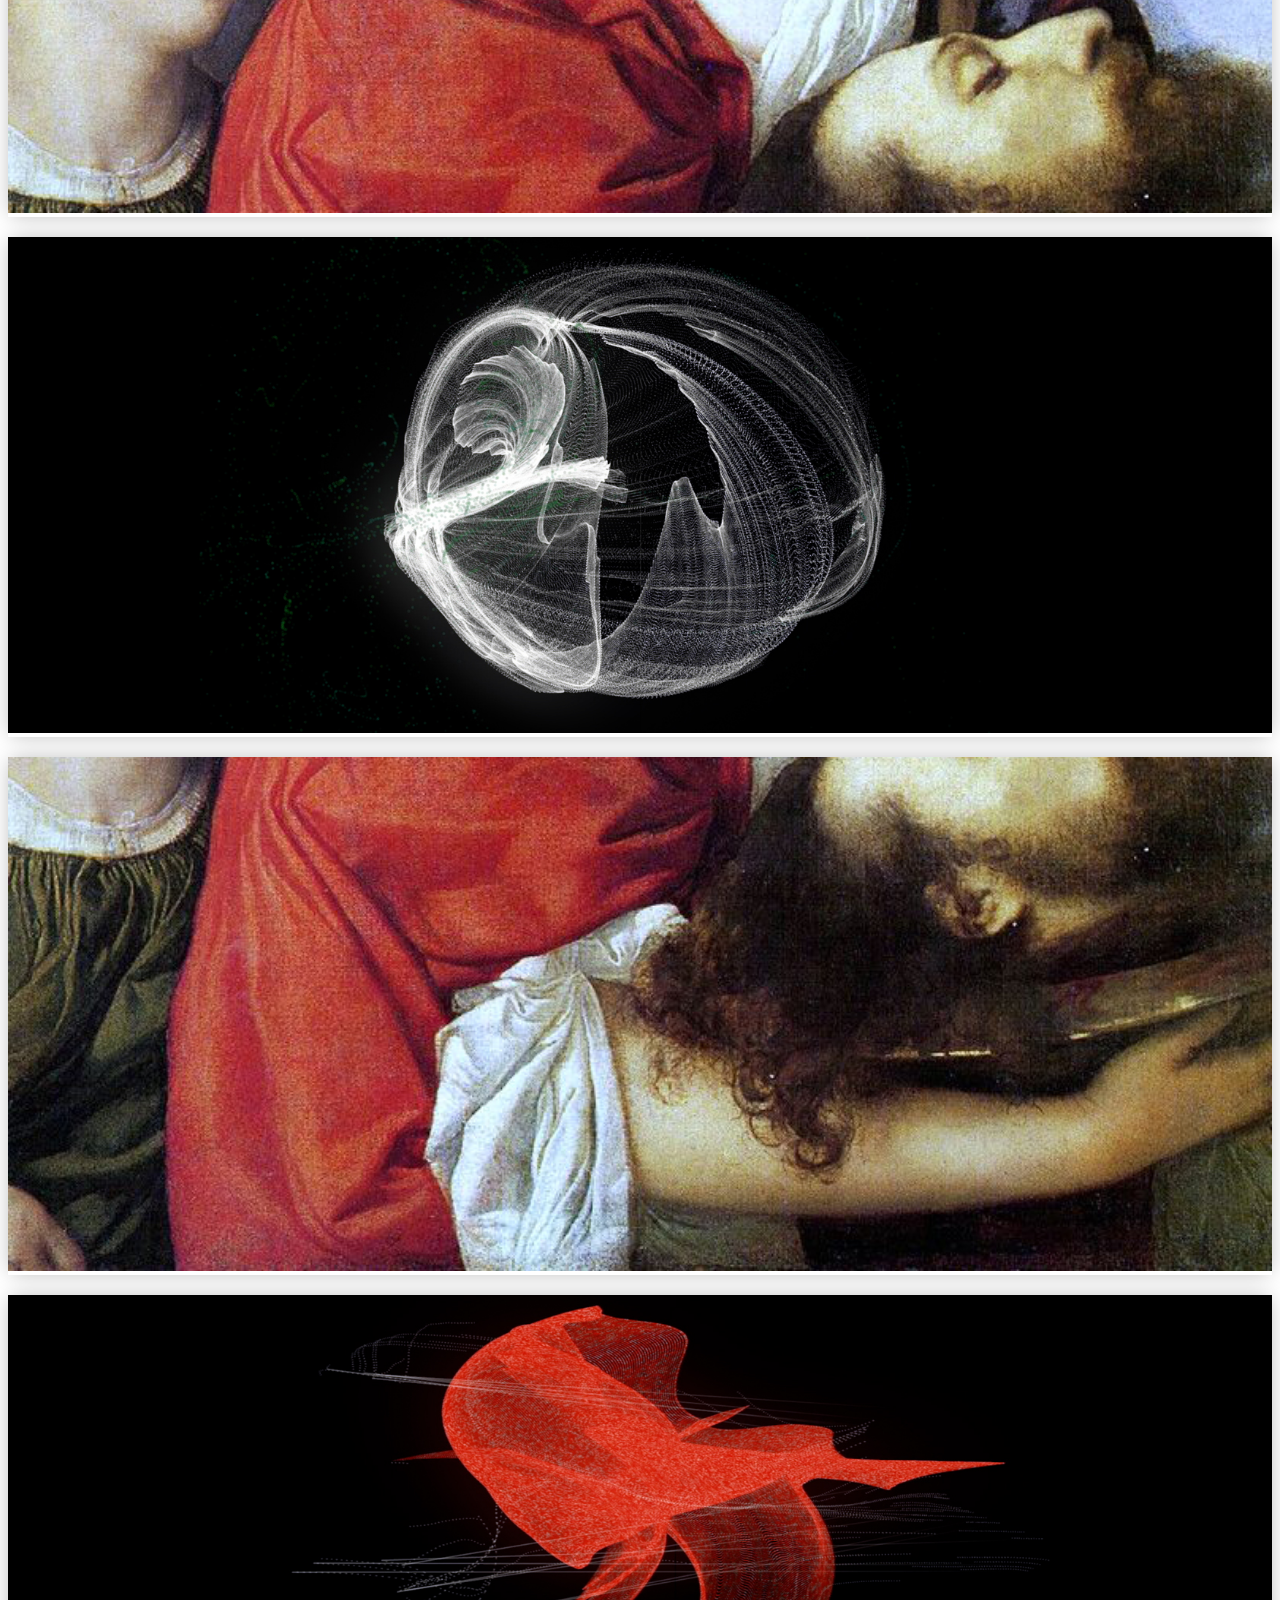
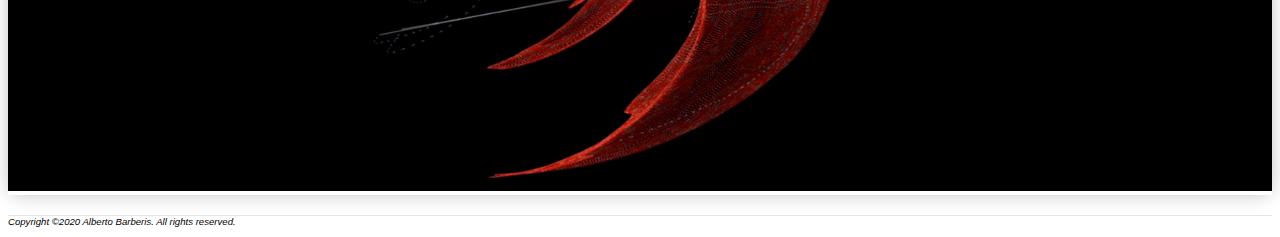
<file: home.html>
<!DOCTYPE html>
<html lang="en">
<head>
    <meta charset="utf-8">
    <meta name="viewport" content="width=device-width, initial-scale=1">
   
    <script src="https://ajax.googleapis.com/ajax/libs/jquery/3.3.1/jquery.min.js"></script>
   
    <link rel="stylesheet" href="oratorio.css">

</head>

<body>
 
  <div class="jumbotron myjumbotron" id="jumbo">

      <!-- <p class="lead">
          <b class="titoletti"> oratorio virtuale </b> 
          
        </p> -->
          <div class="iframe-container">
        <iframe width="560" height="315" src="https://www.youtube.com/embed/OW7vYdxGzYo" frameborder="0" allow="accelerometer; autoplay; encrypted-media; gyroscope; picture-in-picture" allowfullscreen></iframe>            
   
    </div>
      
         <div class="iframe-container">
             
        <iframe width="560" height="315" src="https://www.youtube.com/embed/M07qFObVW0s" frameborder="0" allow="accelerometer; autoplay; encrypted-media; gyroscope; picture-in-picture" allowfullscreen></iframe>            
   
    </div>
     
      
      <div class="normal_text">
            
        Alberto Barberis &nbsp; <i>elettronica, visuals</i>
          <br>Elena Rivoltini &nbsp; &nbsp; <i>voce</i>
          <br>Rajan Craveri &nbsp; &nbsp; &nbsp;<i>algoritmi 3D</i>
        </div>
      
 

        <div class="myimageDiv">
            <img src="sito.jpg"  class="firstImage nImage">
        </div>


  

        <div class="normal_text">
            <i>Oratorio virtuale</i> è un rework A/V elettroacustico dell'oratorio <i>San Giovanni Battista</i>, opera musicale sacra composta nel 1675 da Alessandro Stradella. 

            Due musicisti, un tavolo console e un video 3D proiettato alle loro spalle. Un assetto scenografico molto semplice. Musica elettronica. Voce lirica. 
            
            Un algoritmo, che traduce le informazioni sonore in output visivo: una correlazione diretta tra <i>ciò che si vede e ciò che si sente</i>. 
            
            <br><br>Elena canta le <i>arie</i> dal vivo, in stile lirico barocco. 
            La sua voce, processata in tempo reale da Alberto, viene così integrata in un ricco universo sonoro elettroacustico e noise, che ne è al contempo un’espansione e una negazione. 
            
            Alle parti cantante si alternano parti recitate al microfono, una rivisitazione moderna del <i>recitativo</i>, tratte dal libretto originale dell’oratorio. 
            
            <br><br>La vicenda narrata è quella del profeta San Giovanni Battista, decapitato per volere di Salomé. Nella scena finale, la principessa regge la testa sanguinante del profeta su un piatto e ripete tramortita la sua stessa condanna: «La sua testa su un vassoio d'argento: questo è quello che desidero. Voglio ch’ei mora». 
            
            <br><br>La performance è un live: ogni elemento sonoro viene creato al momento e fatto interagire con il contesto visivo, testuale, mimico. Lo spettatore vive un’esperienza immersiva sinestetica, che fonde suono e visione.
        
                <br><br>Commissionato dall'<a href="https://www.eutopiaensemble.net/" target="_blank">Eutopia Ensemble</a> e 
                <a href="http://forevergreen.fm/wp/" target="_blank">Forevergreen.fm</a> 
                l'opera è stata presentata nella sua prima versione ad <a href="https://www.electropark.it/" target="_blank">Electropark 2019</a>, 
                Le Strade del Suono e Le vie del Barocco (16 ottobre 2019 a Villa del Principe, Genova - IT).
           
    
           
        
        </div>

        <div class="myimageDiv">
            <img src="ph_2.jpg"  class="firstImage nImage">
        </div>

        <div class="myimageDiv">
            <img src="testa00.jpg"  class="firstImage nImage">
        </div>

    

      <div class="myimageDiv">
            <img src="bn1.jpg"  class="firstImage nImage">
        </div>

      <!--         <div class="myimageDiv">
                  <img src="ph_1.jpg"  class="firstImage nImage">
              </div>-->

              <div class="myimageDiv">
                <img src="testa01.jpg"  class="firstImage nImage">
            </div>
            
        <!-- 
            <div class="myimageDiv">
                <img src="ph_6.jpg"  class="firstImage nImage">
            </div> -->



            <div class="myimageDiv">
                <img src="ph_4.jpg"  class="firstImage nImage">
            </div>

            <div class="myimageDiv">
                <img src="testa02.jpg"  class="firstImage nImage">
            </div>

 
            <div class="myimageDiv">
                <img src="ph_3.jpg"  class="firstImage nImage">
            </div>
       



            <p class="lead copyright myline">Copyright ©2020 Alberto Barberis. All rights reserved.</p>

         </body>


        
        </html>
</file>
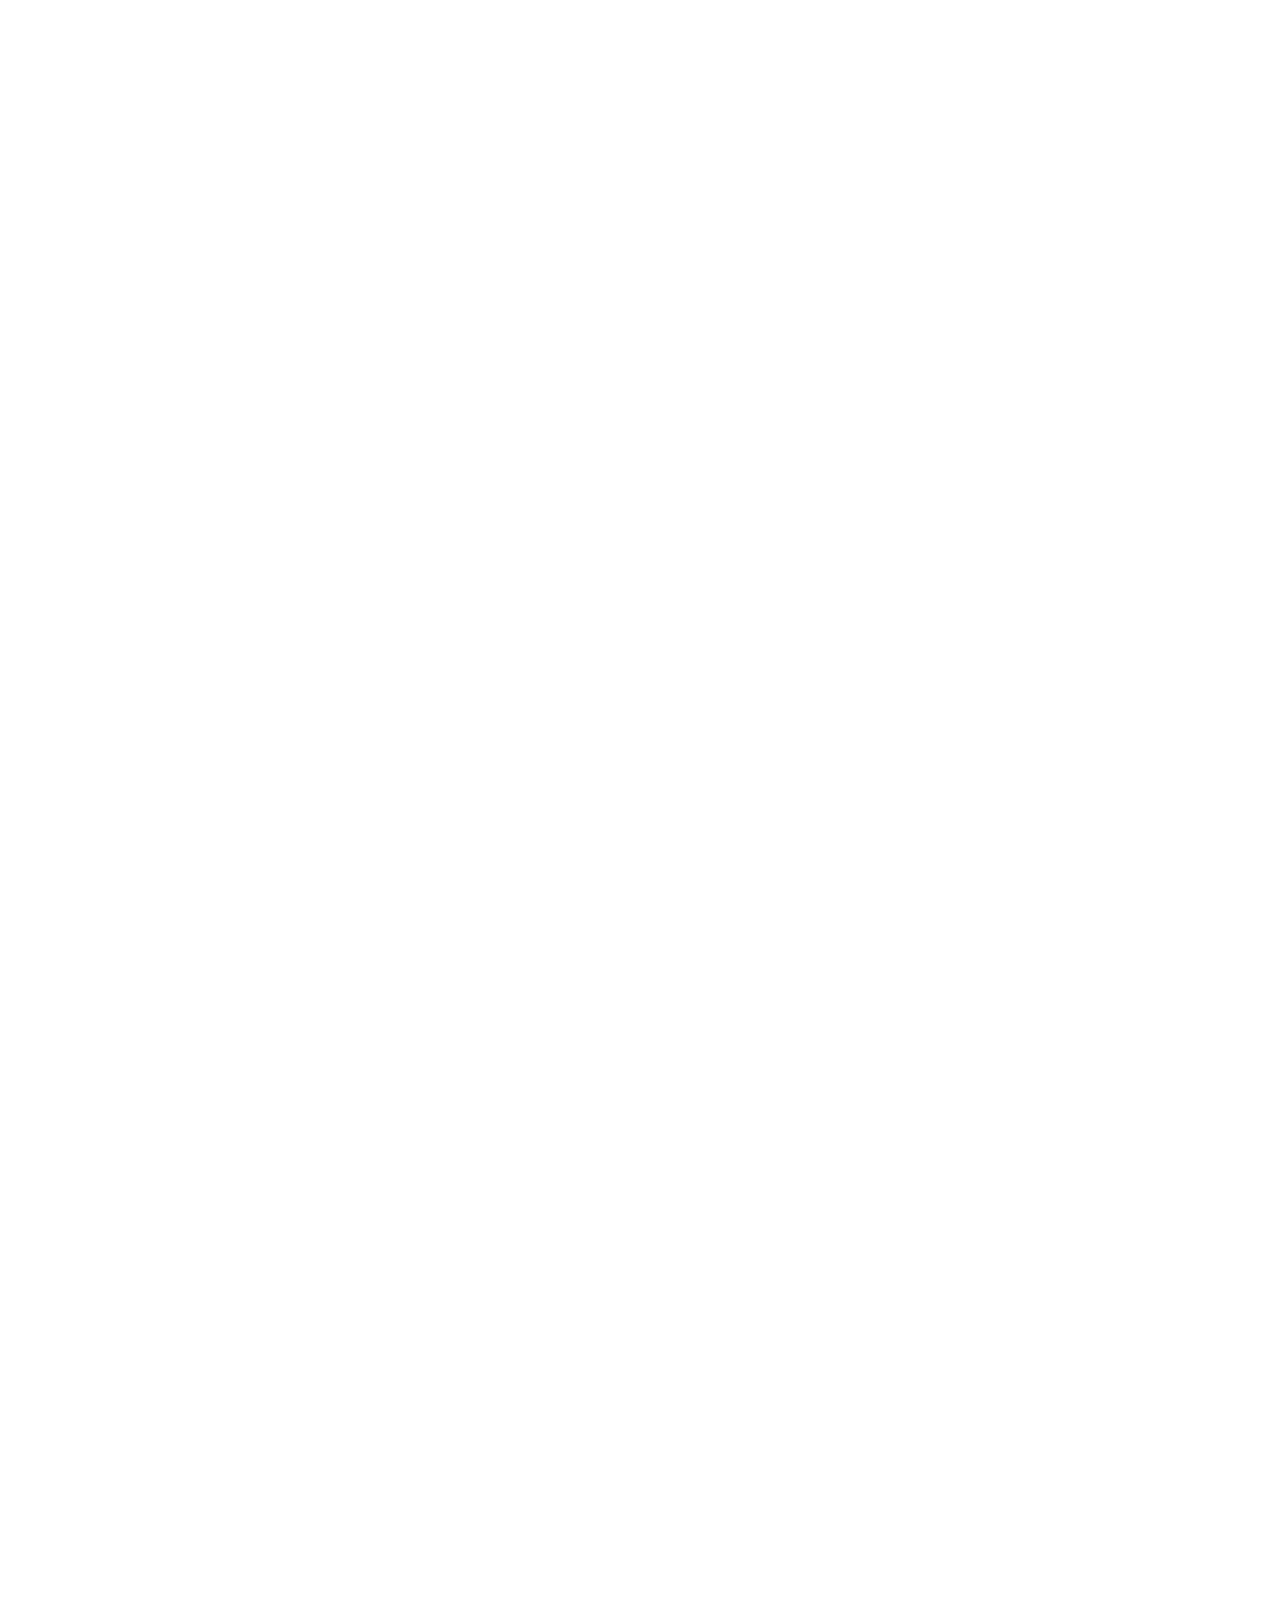
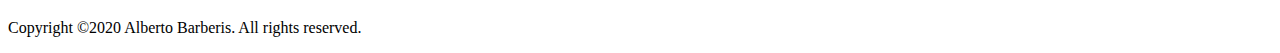
<file: live.html>
<!DOCTYPE html>
<head>

</head>


<body>


  <div class="jumbotron myjumbotron" id="jumbo">
    <div class="iframe-container">
    
        <iframe width="560" height="315" src="https://www.youtube.com/embed/uvJUGLUEBWY" frameborder="0" allow="accelerometer; autoplay; encrypted-media; gyroscope; picture-in-picture" allowfullscreen></iframe>            
   
    </div>


    <div class="iframe-container">
     
        <iframe width="560" height="315" src="https://www.youtube.com/embed/ZNYcHL5xTjI" frameborder="0" allow="accelerometer; autoplay; encrypted-media; gyroscope; picture-in-picture" allowfullscreen></iframe>            
  
    </div>


    <div class="iframe-container">
      
        <iframe width="560" height="315" src="https://www.youtube.com/embed/zqXW0N_D_bs" frameborder="0" allow="accelerometer; autoplay; encrypted-media; gyroscope; picture-in-picture" allowfullscreen></iframe>            
 
    </div>

    <div class="iframe-container">

        <iframe width="560" height="315" src="https://www.youtube.com/embed/hPNNotKEYiQ" frameborder="0" allow="accelerometer; autoplay; encrypted-media; gyroscope; picture-in-picture" allowfullscreen></iframe>            

    </div>


    <div class="iframe-container">

        <iframe width="560" height="315" src="https://www.youtube.com/embed/uMVfWjENNi4" frameborder="0" allow="accelerometer; autoplay; encrypted-media; gyroscope; picture-in-picture" allowfullscreen></iframe>            

    </div>


    <p class="lead copyright myline">Copyright ©2020 Alberto Barberis. All rights reserved.</p>

           </div>

         </body>
</file>
<file: oratorio.css>
body{
    /* font-family: 'Open Sans', sans-serif; */

    font-family:  Helvetica, sans-serif;
    
    /* font-weight: 500; */
     background-color: white;
    /* background-image: url("invisible.jpg"); */
    
}

body:img{
    opacity: 0.5;
}
/* colore delle voci del menu */
.navbar-dark .navbar-nav .nav-link {
    color: rgb(255, 255, 255)!important;
}

.video_container{
    margin-bottom: 3em;
}

.text_border{
    background-color: rgba(0, 0, 0, 0.7);
    padding-right: 5px;
    padding-left: 5px;
    padding-bottom: 3px;
}

p{
    text-align: justify;
    text-justify: inter-word;
}

.titoletti{
    font-size: 1.2em;
}

.strumentazione{
    padding-top: 0.1em;
    font-size: 0.5em;
    /* text-shadow: 2px 2px 12px #000000; */
    line-height: 150%;
}

.myName{
    margin-right: 30px;
    font-size: 1.14em;
    color: white;
    
}

.mynav-item{
    font-size: 1.2em;
}

.subtitle{
    font-size: 0.8em;
    /* font-style: italic; */
}

.copyright{
    font-size: 0.6em;
    font-style: italic;
}

.myimageDiv {
    /* position: absolute;
    left: 0px;
    right: 0px; */
   

    box-shadow: 0px 0px 20px -3px rgba(0, 0, 0, 0.3);
    margin-top: 0px;
    margin-bottom: 20px;
}

img {
    max-width: 100%;
    height: auto;
  }

.myimageDiv2{
    box-shadow: 0px 0px 20px -3px rgba(0, 0, 0, 0.3);
    margin-bottom: 30px;
}

.myVideoDiv{
    position: absolute;
    left: 0px;
    right: 0px;
    box-shadow: 0px 0px 20px -3px rgba(0, 0, 0, 0.3);
    margin-top: 15px;
    margin-bottom: 0px;
}

.nImage{
    width: 100%;
    height: 100%;
}
.nVideo{
    width: 100%;
    /* height: 100%; */
}

.normal_text{
    font-size: 1.2em;
    padding-top: 0.5em;
    padding-bottom: 2em;
    text-align: left;
}

.iframe-container {
    overflow: hidden;
    padding-top: 56.25%;
    position: relative;
    margin-bottom: 20px;
  }
  
  .iframe-container iframe {
     border: 0;
     height: 100%;
     left: 0;
     position: absolute;
     top: 0;
     width: 100%;
  }


.frame{
    font-family: 'Montserrat', sans-serif; 
    margin-top: 5px;
    margin-bottom: 0px;
    margin-right: 5px;
    margin-left: 5px;
    
}

.dossier{
    color: white;
    font-size: 3em;
    padding-top: 5px;
    
    padding-right: 50px;
}
.composer{
    color: white;
    font-size: 1em;
    padding-bottom: 10px;
    padding-right: 50px;
}

.mynav{
    height: 100%;
}

.myli{
    height: 100%;
}

.menuLink{
    vertical-align: middle;
    height: 100%;
}

.mycontainerpage{
   margin-top: 100px;
}

.myContainer{
    padding:0px;

}

.myfixed{
    top: 100px;
    
}

ul{
    margin-bottom: 0px;
}
ol{
    margin-bottom: 0px;
}

.title{
    background-color:rgba(0, 0, 0, 0.6)!important;
    /* background-repeat: no-repeat; */
    background-size: 100% 100%;
    /* text-shadow: 2px 2px 8px #424242; */
    line-height: 90%;

    font-family: 'Montserrat', sans-serif; 

    /* opacity: 0.95; */

    color: white;
    padding: 0.4em;
    padding-bottom: 0.2em; 
    font-size: 2.5em;
    
    margin-top: 5px;
    margin-right: 5px;
    margin-left: 5px;
    text-align: center;
    border-radius: 0px;

    box-shadow: 3px 3px 3px 0px rgba(0, 0, 0, 0.2);

}


.navbar-nav{
    text-align: center;
  }


.mynavbar2{
    /* background-image: url("forTitle.jpg"); */
    /* box-shadow: 0 5px 5px rgba(0, 0, 0, 0.3); */
    padding-top: 0px;
    padding-bottom: 0px;
    background-color:rgba(0, 0, 0, 0.6)!important;
    /* border-radius: 6px; */
    font-size: 0.8em;
    color: white;
    /* height: 45px; */

     box-shadow: 3px 3px 3px 0px rgba(0, 0, 0, 0.2);
}

.myjumbotron{
    padding-top: 30px;
    background: white!important;
}

.myjumbosticky{
    padding-top: 80px;
    background: white!important;
}

#work2{
    padding-top: 20px;
}

.video{
    /* height: 100%; */
    width: 100%;
    /* object-fit: contain; */
}

.myline{
   
    border:solid;
    border-width: thin;
    border-color: rgba(0, 0, 0, 0.1);
    border-bottom: 0px;
    border-right: 0px;
    border-left: 0px;
    margin-top: 10px;
}

video{
    margin-top: 0px;
    margin-bottom: 0px;
}

audio{
    width: 100%;
    margin-bottom: 0px;
    margin-top: 10px;
    box-shadow: 0px 0px 20px -3px rgba(0, 0, 0, 0.6);
    border: 0px;
}

.audioText{
    margin-bottom: 0px;
}

.navbar.center .navbar-inner {
    text-align: center;
}

.navbar.center .navbar-inner .nav {
    display:inline-block;
    float: none;
}
</file>
